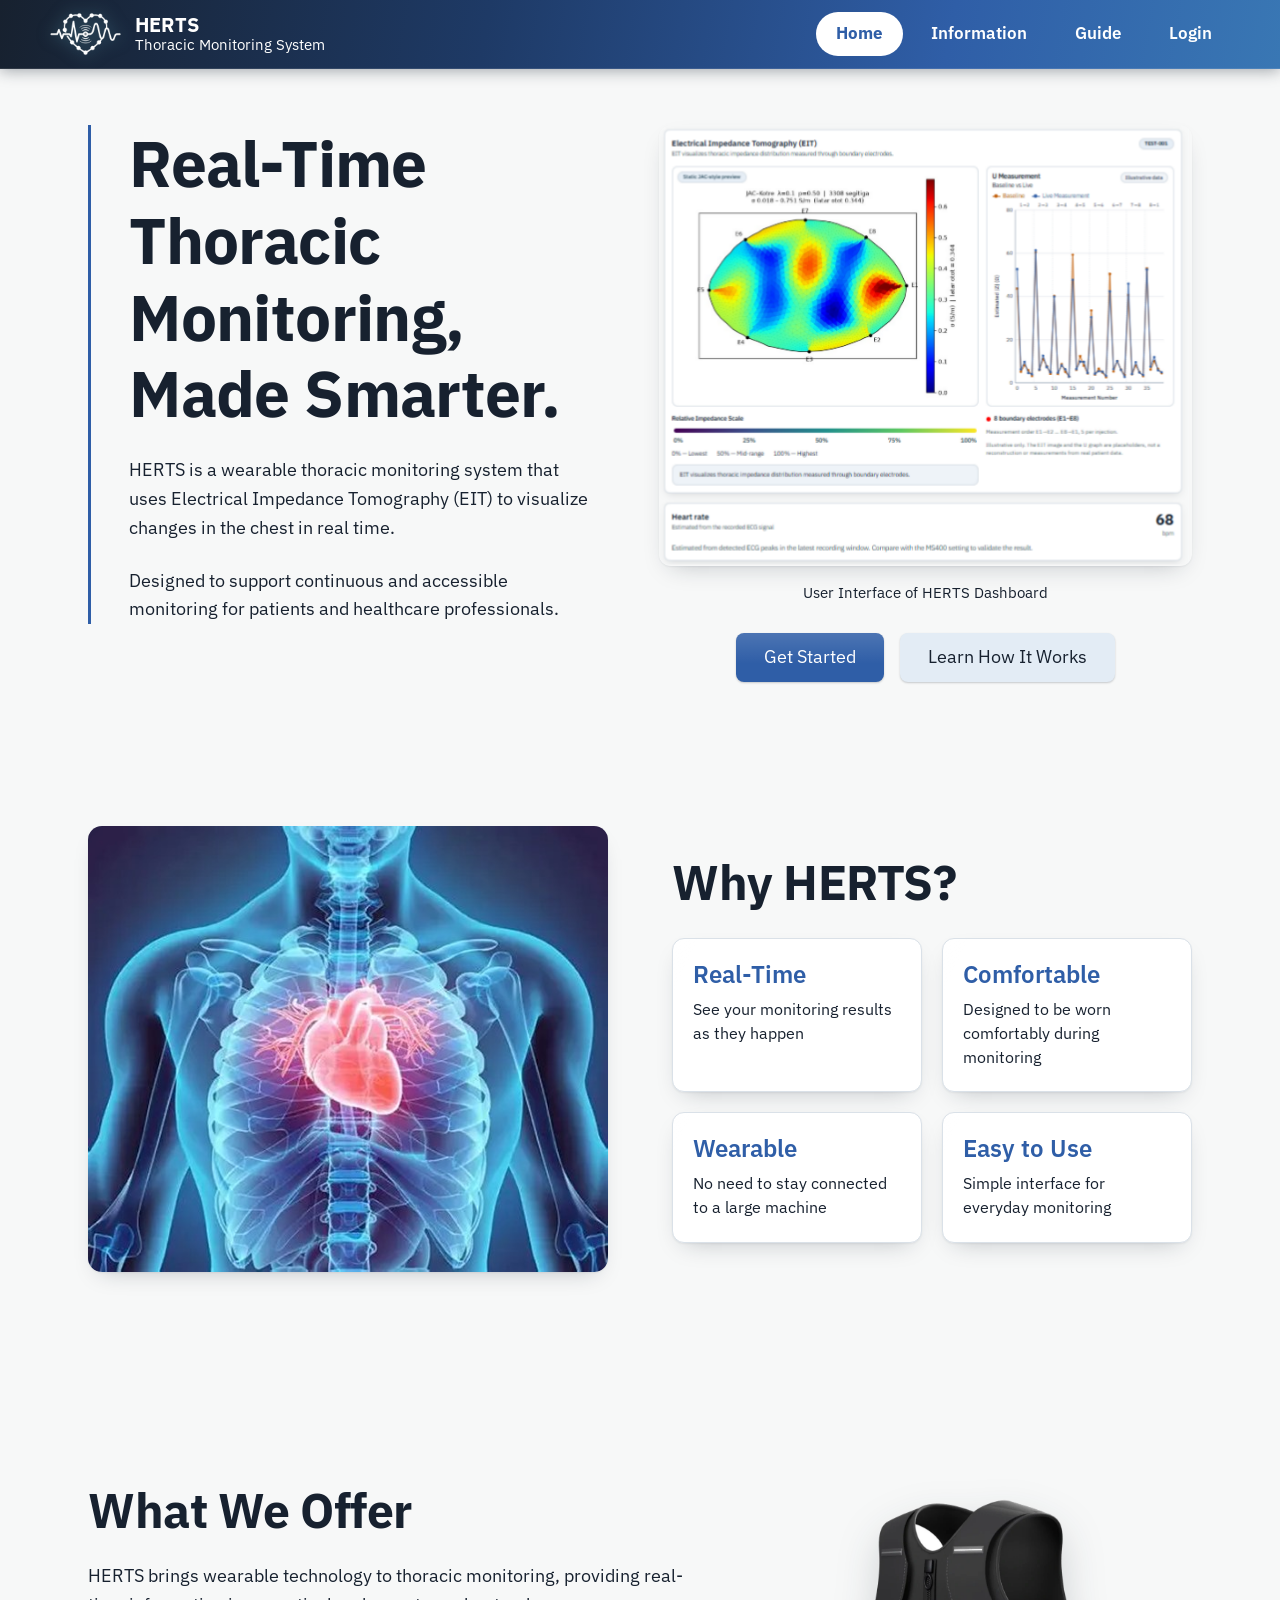
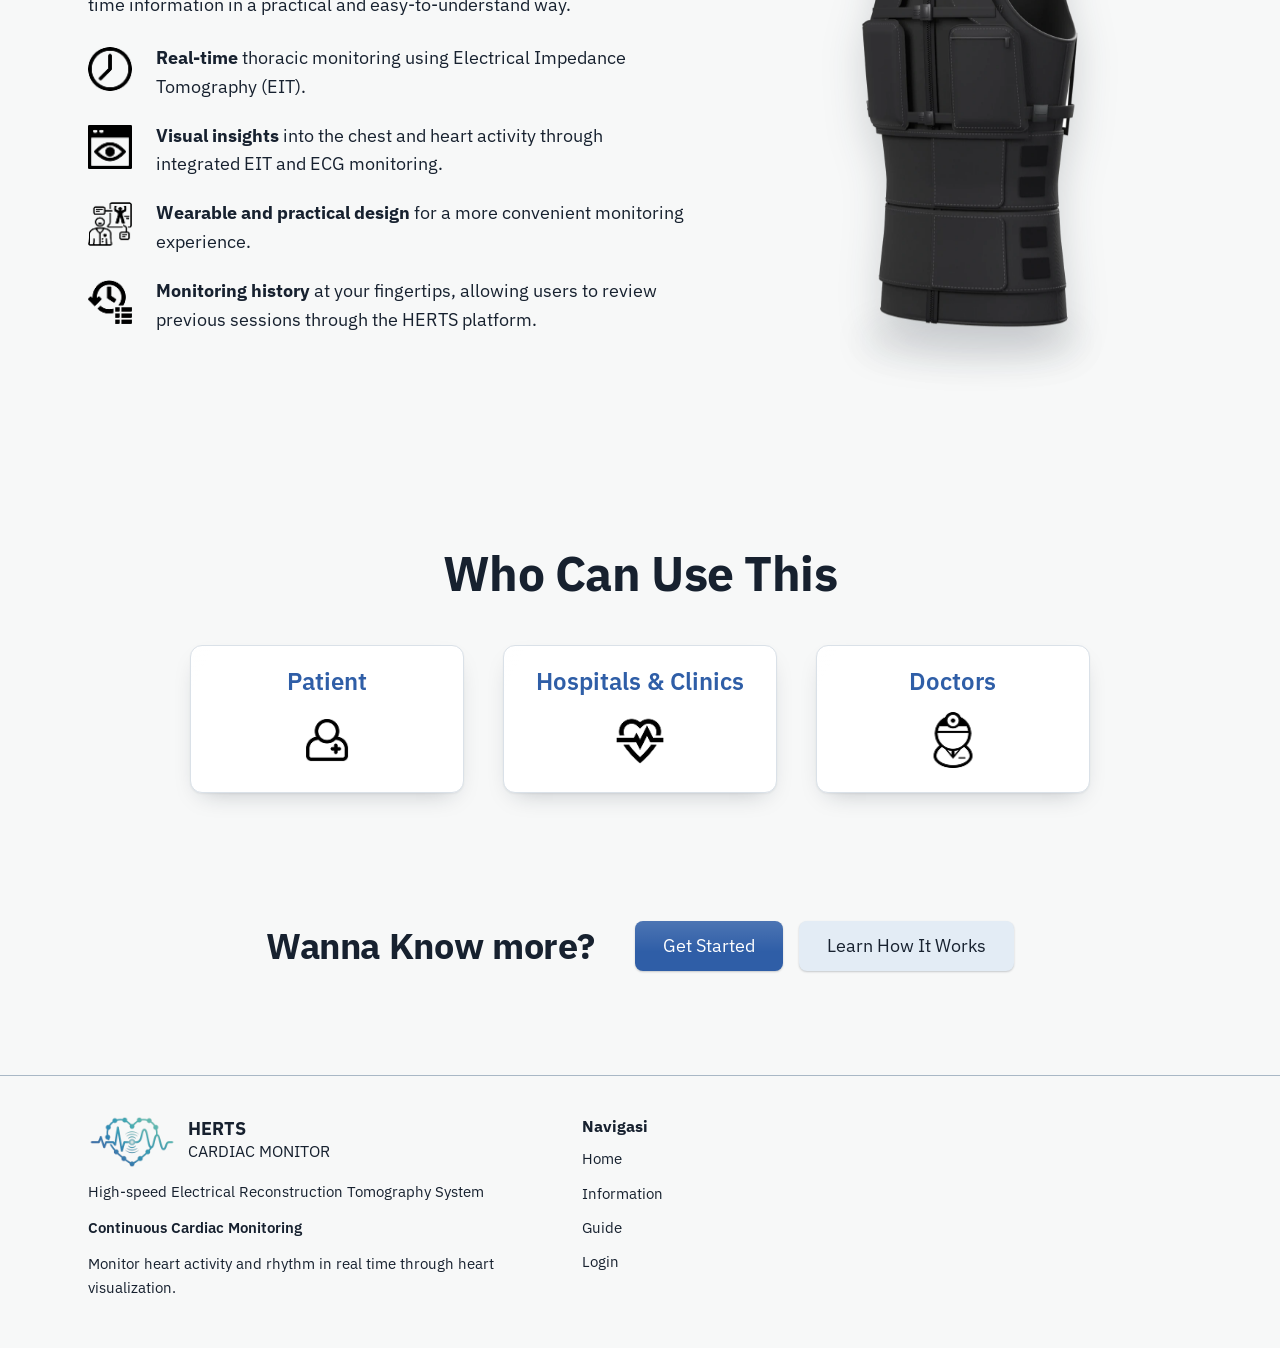
<file: index.html>
<!DOCTYPE html>
<html lang="en">
<head>
<meta charset="utf-8">
<meta name="viewport" content="width=device-width, initial-scale=1">
<title>HERTS — Real-Time Thoracic Monitoring, Made Smarter</title>
<meta name="description" content="HERTS is a wearable thoracic monitoring system that uses Electrical Impedance Tomography (EIT) to visualize changes in the chest in real time.">
<link rel="preconnect" href="https://fonts.googleapis.com">
<link rel="preconnect" href="https://fonts.gstatic.com" crossorigin>
<link href="https://fonts.googleapis.com/css2?family=IBM+Plex+Sans:wght@400;500;600;700&display=swap" rel="stylesheet">
<style>
/* ---------- Design tokens (colors taken from the approved design) ---------- */
:root{
  --brand:#2F5EA7;        /* primary blue: actions, links, sub-headings */
  --brand-dark:#234A86;   /* hover */
  --ink:#17212F;          /* body text and headings: instrument navy */
  --bg:#F7F8F8;           /* page background */
  --card:#FFFFFF;         /* card surface */
  --card-line:#DAE1E8;    /* card border */
  --pill:#E3ECF5;         /* secondary button */
  --line:#A9B8C6;         /* dividers */
  --white:#fff;
  --navy-2:#223A5C;
  --header-bg:linear-gradient(100deg,#17212F 0%,#1E3A66 38%,#2F5EA7 74%,#3977B4 100%);   /* navy → blue */

  --fs-body:clamp(1rem,.95rem + .25vw,1.125rem);     /* 16–18px */
  --fs-small:.9375rem;                                /* 15px */
  --fs-h1:clamp(2.25rem,1.4rem + 3.6vw,4rem);
  --fs-h2:clamp(1.875rem,1.3rem + 2.4vw,3rem);
  --fs-h3:clamp(1.25rem,1.1rem + .6vw,1.5rem);
  --shadow:0 1px 2px rgba(23,33,47,.06), 0 10px 24px -12px rgba(23,33,47,.28);
  --maxw:1200px;
  --gutter:clamp(1.25rem,4vw,3rem);
}
*,*::before,*::after{box-sizing:border-box}
html{scroll-behavior:smooth;-webkit-text-size-adjust:100%}
body{margin:0;background:var(--bg);color:var(--ink);font-family:'IBM Plex Sans',system-ui,-apple-system,'Segoe UI',Roboto,sans-serif;font-size:var(--fs-body);line-height:1.6}
img{max-width:100%;height:auto;display:block}
a{color:inherit}
h1,h2,h3,p{margin:0}
.wrap{max-width:var(--maxw);margin-inline:auto;padding-inline:var(--gutter)}
:focus-visible{outline:3px solid var(--ink);outline-offset:3px;border-radius:6px}
.skip{position:absolute;left:-999px;top:0;background:#fff;color:var(--brand);padding:.5rem 1rem;z-index:20}
.skip:focus{left:1rem;top:1rem}

/* ---------- Header ---------- */
.site-header{background:var(--header-bg);color:#fff;position:sticky;top:0;z-index:10;border-bottom:1px solid rgba(255,255,255,.1);box-shadow:0 2px 14px rgba(23,33,47,.38)}
.bar{display:flex;align-items:center;justify-content:space-between;gap:1rem;min-height:68px;padding-inline:var(--gutter);max-width:1440px;margin-inline:auto}
.brand{display:flex;align-items:center;gap:.75rem;text-decoration:none;color:#fff}
.brand img{height:44px;width:auto;filter:drop-shadow(0 0 8px rgba(107,187,206,.5))}
.brand b{display:block;font-size:1.25rem;line-height:1.1;font-weight:700;letter-spacing:.02em}
.brand span{display:block;font-size:var(--fs-small);font-weight:400;line-height:1.2}
.nav{display:flex;align-items:center;gap:.5rem}
.nav a{color:#fff;text-decoration:none;font-weight:600;font-size:1.0625rem;padding:.5rem 1.25rem;border-radius:999px;min-height:44px;display:inline-flex;align-items:center;transition:background .15s}
.nav a:hover{background:rgba(255,255,255,.2)}
.nav a[aria-current="page"]{background:#fff;color:var(--brand);font-weight:700}
.nav a:focus-visible{outline-color:#fff}
.menu-btn{display:none;background:transparent;border:2px solid #fff;color:#fff;border-radius:8px;width:48px;height:44px;cursor:pointer;padding:0}
.menu-btn span,.menu-btn span::before,.menu-btn span::after{display:block;width:22px;height:2px;background:#fff;margin:auto;position:relative;content:""}
.menu-btn span::before{position:absolute;top:-7px;left:0}.menu-btn span::after{position:absolute;top:7px;left:0}
.menu-btn:focus-visible{outline-color:#fff}

/* ---------- Buttons ---------- */
.btn{display:inline-flex;align-items:center;justify-content:center;min-height:48px;padding:.65rem 1.75rem;border-radius:8px;font:600 1.0625rem/1.2 inherit;font-family:inherit;text-decoration:none;box-shadow:0 1px 2px rgba(23,33,47,.22);transition:background .15s,transform .1s;cursor:pointer;border:0}
.btn-primary{background:var(--brand);background-image:linear-gradient(180deg,rgba(255,255,255,.14),rgba(255,255,255,0) 62%);color:#fff}
.btn-primary:hover{background:var(--brand-dark);background-image:none}
.btn-secondary{background:var(--pill);color:var(--ink)}
.btn-secondary:hover{background:#D2DFEC}
.btn:active{transform:translateY(1px)}
.btns{display:flex;flex-wrap:wrap;gap:1rem}

/* ---------- Sections ---------- */
section{padding-block:clamp(2.5rem,6vw,4.5rem)}
h1{font-size:var(--fs-h1);line-height:1.2;font-weight:700;color:var(--ink);letter-spacing:-.01em}
h2{font-size:var(--fs-h2);line-height:1.15;font-weight:700;color:var(--ink);letter-spacing:-.01em}
h3{font-size:var(--fs-h3);line-height:1.25;font-weight:600;color:var(--brand)}

/* Hero */
.hero{padding-top:clamp(2rem,5vw,3.5rem)}
.hero-grid{display:grid;grid-template-columns:minmax(0,1fr) minmax(0,1.05fr);gap:clamp(2rem,5vw,4rem);align-items:start}
.hero-copy{border-left:3px solid var(--brand);padding-left:clamp(1.25rem,3vw,2.5rem);display:grid;gap:1.5rem;max-width:34rem}
.hero-copy p{max-width:32rem}
.hero-visual{display:grid;gap:1rem;justify-items:center}
.hero-visual figure{margin:0;width:100%}
.hero-visual img{width:100%;border-radius:12px;box-shadow:var(--shadow)}
.hero-visual figcaption{text-align:center;font-size:var(--fs-small);margin-top:.9rem}
.hero-visual .btns{justify-content:center;margin-top:.75rem}

/* Why HERTS */
.why-grid{display:grid;grid-template-columns:minmax(0,1fr) minmax(0,1fr);gap:clamp(2rem,5vw,4rem);align-items:center}
.why-img img{width:100%;aspect-ratio:572/490;object-fit:cover;border-radius:14px;box-shadow:var(--shadow)}
.why-copy{display:grid;gap:1.75rem}
.cards-2{display:grid;grid-template-columns:repeat(2,minmax(0,1fr));gap:1.25rem}
.feature{background:var(--card);border:1px solid var(--card-line);border-radius:12px;padding:1.25rem 1.25rem 1.4rem;box-shadow:var(--shadow);display:grid;gap:.5rem;align-content:start}
.feature p{font-size:1rem;line-height:1.5}

/* What We Offer */
.offer-grid{display:grid;grid-template-columns:minmax(0,1.15fr) minmax(0,.85fr);gap:clamp(2rem,5vw,4rem);align-items:center}
.offer-copy{display:grid;gap:1.5rem}
.offer-list{list-style:none;margin:0;padding:0;display:grid;gap:1.25rem}
.offer-list li{display:grid;grid-template-columns:52px 1fr;gap:1rem;align-items:start}
.offer-list img{width:44px;height:44px;object-fit:contain;margin-top:.2rem}
.offer-list strong{font-weight:700}
.vest{display:grid;place-items:center}
.vest img{width:min(100%,440px);aspect-ratio:1;object-fit:contain}

/* Who can use */
.who{text-align:center}
.who h2{margin-bottom:clamp(1.75rem,4vw,2.75rem)}
.cards-3{display:grid;grid-template-columns:repeat(3,minmax(0,1fr));gap:clamp(1.25rem,3vw,2.5rem);max-width:900px;margin-inline:auto}
.audience{background:var(--card);border:1px solid var(--card-line);border-radius:12px;box-shadow:var(--shadow);padding:1.25rem 1rem 1.5rem;display:grid;gap:1rem;justify-items:center;align-content:start}
.audience img{width:56px;height:56px;object-fit:contain}

/* CTA */
.cta{padding-block:clamp(2rem,5vw,3.5rem)}
.cta-inner{display:flex;flex-wrap:wrap;align-items:center;justify-content:center;gap:1.5rem 2.5rem}
.cta h2{font-size:clamp(1.625rem,1.2rem + 1.6vw,2.25rem);color:var(--ink)}

/* Footer */
.site-footer{border-top:1px solid var(--line);margin-top:clamp(1.5rem,4vw,3rem);padding-block:2.5rem 3rem;font-size:var(--fs-small)}
.foot-grid{display:grid;grid-template-columns:1.6fr 1fr 1fr;gap:2rem}
.foot-brand{display:grid;gap:.75rem;align-content:start}
.foot-logo{display:flex;align-items:center;gap:.75rem}
.foot-logo img{height:52px;width:auto}
.foot-logo b{display:block;font-size:1.125rem;line-height:1.1;font-weight:700;color:var(--ink)}
.foot-logo span{font-weight:400;font-size:1rem}
.foot-brand strong{font-weight:600}
.foot h3,.foot-col h3{font-size:1rem;font-weight:700;color:var(--ink);margin-bottom:.5rem}
.foot-col ul{list-style:none;margin:0;padding:0;display:grid;gap:.25rem}
.foot-col a{text-decoration:none;display:inline-block;padding:.2rem 0}
.foot-col a:hover{color:var(--brand);text-decoration:underline}
.foot-col p{font-weight:600;overflow-wrap:anywhere}

/* ---------- Subtle homepage motion ---------- */
/* Product and card motion: noticeable, polished, and restrained. */
.vest{position:relative;min-height:clamp(300px,34vw,440px);isolation:isolate}
.vest-rotator{position:relative;width:min(100%,440px);aspect-ratio:3/4;display:grid;place-items:center;overflow:visible;perspective:900px}
.vest-rotator::after{content:"";position:absolute;z-index:-1;left:18%;right:18%;bottom:7%;height:7%;border-radius:50%;background:rgba(23,33,47,.15);filter:blur(18px);transform:scaleX(.82);transition:transform .7s ease,opacity .7s ease;opacity:.6}
.vest-rotator img{grid-area:1/1;width:100%;height:100%;object-fit:contain;filter:drop-shadow(0 18px 20px rgba(23,33,47,.18));opacity:0;transform:translateY(18px) rotateY(-9deg) scale(.94);transition:opacity .65s ease,transform .85s cubic-bezier(.2,.75,.25,1);will-change:transform,opacity}
.vest-rotator img.is-active{opacity:1;transform:translateY(0) rotateY(0) scale(1);animation:vest-float 3.2s ease-in-out .85s infinite}
.vest-rotator:hover img.is-active{animation-play-state:paused;transform:translateY(-8px) rotateY(-4deg) scale(1.035)}
.vest-rotator:hover::after{transform:scaleX(.65);opacity:.4}
@keyframes vest-float{0%,100%{translate:0 0;rotate:0deg}50%{translate:0 -9px;rotate:1deg}}
.feature,.audience{position:relative;overflow:hidden;transition:transform .32s cubic-bezier(.2,.75,.25,1),box-shadow .32s ease,border-color .32s ease;background-image:linear-gradient(115deg,transparent 0%,transparent 38%,rgba(255,255,255,.48) 50%,transparent 62%,transparent 100%);background-size:220% 100%;background-position:120% 0}
.feature:hover,.audience:hover{transform:translateY(-7px) scale(1.018);box-shadow:0 16px 30px -14px rgba(23,33,47,.34);border-color:rgba(47,94,167,.42);background-position:-20% 0}
/* Entrance + gentle idle motion after reveal; content stays visible without JS. */
.motion-ready .feature,.motion-ready .audience{opacity:0;transform:translateY(16px) scale(.975)}
.motion-ready .feature.is-visible,.motion-ready .audience.is-visible{opacity:1;transform:translateY(0) scale(1);transition:opacity .65s ease,transform .65s cubic-bezier(.2,.75,.25,1),box-shadow .32s ease,border-color .32s ease,background-position .7s ease}
.motion-ready .feature.is-visible{animation:card-settle 5.5s ease-in-out 1.2s infinite}
.motion-ready .audience.is-visible{animation:card-settle 5.5s ease-in-out 1.5s infinite}
.feature:nth-child(2),.audience:nth-child(2){transition-delay:.08s;animation-delay:1.45s}
.feature:nth-child(3),.audience:nth-child(3){transition-delay:.16s;animation-delay:1.7s}
.feature:nth-child(4){transition-delay:.24s;animation-delay:1.95s}
.feature:hover,.audience:hover{animation-play-state:paused!important}
@keyframes card-settle{0%,86%,100%{translate:0 0}92%{translate:0 -3px}}
@media (prefers-reduced-motion:reduce){
  .vest-rotator img,.feature,.audience,.motion-ready .feature,.motion-ready .audience{transition:none!important;transform:none!important;animation:none!important;translate:none!important;rotate:none!important}
}

/* ---------- Responsive ---------- */
@media (max-width:960px){
  .hero-grid,.why-grid,.offer-grid{grid-template-columns:1fr}
  .hero-copy{max-width:none}
  .why-img{order:2}
  .vest{order:-1}
  .offer-copy{order:1}
  .foot-grid{grid-template-columns:1fr 1fr}
  .foot-brand{grid-column:1/-1}
}
@media (max-width:760px){
  .menu-btn{display:block}
  .nav{display:none;position:absolute;left:0;right:0;top:100%;background:#17212F;flex-direction:column;align-items:stretch;padding:.5rem var(--gutter) 1rem;gap:.25rem;box-shadow:0 6px 8px rgba(0,0,0,.25)}
  .nav.open{display:flex}
  .nav a{justify-content:flex-start;border-radius:8px}
}
@media (max-width:640px){
  .cards-2{grid-template-columns:1fr}
  .cards-3{grid-template-columns:1fr;max-width:380px}
  .audience{grid-template-columns:auto 1fr;justify-items:start;align-items:center;text-align:left;padding:1rem 1.25rem}
  .audience img{order:-1}
  .foot-grid{grid-template-columns:1fr}
  .btns .btn,.hero-visual .btns .btn{flex:1 1 100%}
  .brand span{display:none}
}
@media (prefers-reduced-motion:reduce){html{scroll-behavior:auto}.btn,.nav a{transition:none}}
</style>
  <link rel="stylesheet" href="assets/mobile-responsive.css">
</head>
<body id="top">
<a class="skip" href="#main">Skip to content</a>

<!-- ============ HEADER ============ -->
<header class="site-header">
  <div class="bar">
    <a class="brand" href="index.html" aria-label="HERTS Thoracic Monitoring System — Home">
      <img src="assets/herts-logo-white.png" alt="" width="132" height="78">
      <div><b>HERTS</b><span>Thoracic Monitoring System</span></div>
    </a>
    <button class="menu-btn" aria-expanded="false" aria-controls="nav" aria-label="Toggle menu"><span></span></button>
    <!-- Home/Information/Guide are connected. TODO: login.html is still a placeholder -->
    <nav class="nav" id="nav" aria-label="Main">
      <a href="index.html" aria-current="page">Home</a>
      <a href="information.html">Information</a>
      <a href="information.html#how-it-works">Guide</a>
      <a href="login.html">Login</a>
    </nav>
  </div>
</header>

<main id="main">

<!-- ============ HERO ============ -->
<section class="hero" aria-labelledby="hero-title">
  <div class="wrap hero-grid">
    <div class="hero-copy">
      <h1 id="hero-title">Real-Time Thoracic Monitoring, Made Smarter.</h1>
      <p>HERTS is a wearable thoracic monitoring system that uses Electrical Impedance Tomography (EIT) to visualize changes in the chest in real time.</p>
      <p>Designed to support continuous and accessible monitoring for patients and healthcare professionals.</p>
    </div>
    <div class="hero-visual">
      <figure>
        <img src="assets/dashboard-preview.png" width="645" height="339" alt="HERTS dashboard preview showing a live EIT chest visualization with a relative impedance scale and current session details">
        <figcaption>User Interface of HERTS Dashboard</figcaption>
      </figure>
      <!-- Get Started -> login.html (placeholder); Learn How It Works -> Information & Guide page -->
      <div class="btns">
        <a class="btn btn-primary" href="login.html">Get Started</a>
        <a class="btn btn-secondary" href="information.html#how-it-works">Learn How It Works</a>
      </div>
    </div>
  </div>
</section>

<!-- ============ WHY HERTS ============ -->
<section aria-labelledby="why-title">
  <div class="wrap why-grid">
    <div class="why-img">
      <img src="assets/thorax.jpg" width="572" height="490" alt="Illustration of a human chest showing the ribcage, spine and heart" loading="lazy">
    </div>
    <div class="why-copy">
      <h2 id="why-title">Why HERTS?</h2>
      <div class="cards-2">
        <article class="feature"><h3>Real-Time</h3><p>See your monitoring results as they happen</p></article>
        <article class="feature"><h3>Comfortable</h3><p>Designed to be worn comfortably during monitoring</p></article>
        <article class="feature"><h3>Wearable</h3><p>No need to stay connected to a large machine</p></article>
        <article class="feature"><h3>Easy to Use</h3><p>Simple interface for everyday monitoring</p></article>
      </div>
    </div>
  </div>
</section>

<!-- ============ WHAT WE OFFER ============ -->
<section aria-labelledby="offer-title">
  <div class="wrap offer-grid">
    <div class="offer-copy">
      <h2 id="offer-title">What We Offer</h2>
      <p>HERTS brings wearable technology to thoracic monitoring, providing real-time information in a practical and easy-to-understand way.</p>
      <ul class="offer-list">
        <li><img src="assets/offer-realtime.png" alt="" loading="lazy"><span><strong>Real-time</strong> thoracic monitoring using Electrical Impedance Tomography (EIT).</span></li>
        <li><img src="assets/offer-insights.png" alt="" loading="lazy"><span><strong>Visual insights</strong> into the chest and heart activity through integrated EIT and ECG monitoring.</span></li>
        <li><img src="assets/offer-wearable.png" alt="" loading="lazy"><span><strong>Wearable and practical design</strong> for a more convenient monitoring experience.</span></li>
        <li><img src="assets/offer-history.png" alt="" loading="lazy"><span><strong>Monitoring history</strong> at your fingertips, allowing users to review previous sessions through the HERTS platform.</span></li>
      </ul>
    </div>
    <div class="vest">
      <div class="vest-rotator" aria-label="HERTS wearable vest shown from multiple angles">
        <img class="is-active" src="assets/vest-angle-1.webp" width="1080" height="1600" alt="HERTS wearable vest, front view" fetchpriority="low">
        <img src="assets/vest-angle-2.webp" width="1080" height="1600" alt="HERTS wearable vest, angled view" loading="lazy">
        <img src="assets/vest-angle-3.webp" width="1080" height="1600" alt="HERTS wearable vest, opposite angled view" loading="lazy">
      </div>
    </div>
  </div>
</section>

<!-- ============ WHO CAN USE THIS ============ -->
<section class="who" aria-labelledby="who-title">
  <div class="wrap">
    <h2 id="who-title">Who Can Use This</h2>
    <div class="cards-3">
      <article class="audience"><h3>Patient</h3><img src="assets/icon-patient.png" width="65" height="65" alt="" loading="lazy"></article>
      <article class="audience"><h3>Hospitals &amp; Clinics</h3><img src="assets/icon-hospital.png" width="67" height="67" alt="" loading="lazy"></article>
      <article class="audience"><h3>Doctors</h3><img src="assets/icon-doctor.png" width="59" height="59" alt="" loading="lazy"></article>
    </div>
  </div>
</section>

<!-- ============ FINAL CTA ============ -->
<section class="cta" aria-labelledby="cta-title">
  <div class="wrap cta-inner">
    <h2 id="cta-title">Wanna Know more?</h2>
    <div class="btns">
      <a class="btn btn-primary" href="login.html">Get Started</a>
      <a class="btn btn-secondary" href="information.html#how-it-works">Learn How It Works</a>
    </div>
  </div>
</section>

</main>

<!-- ============ FOOTER ============ -->
<footer class="site-footer">
  <div class="wrap foot-grid">
    <div class="foot-brand">
      <div class="foot-logo"><img src="assets/herts-logo.png" alt="" width="132" height="78"><div><b>HERTS</b><span>CARDIAC MONITOR</span></div></div>
      <p>High-speed Electrical Reconstruction Tomography System</p>
      <p><strong>Continuous Cardiac Monitoring</strong></p>
      <p>Monitor heart activity and rhythm in real time through heart visualization.</p>
    </div>
    <nav class="foot-col" aria-label="Footer">
      <h3>Navigasi</h3>
      <ul>
        <li><a href="index.html">Home</a></li>
        <li><a href="information.html">Information</a></li>
        <li><a href="information.html#how-it-works">Guide</a></li>
        <li><a href="login.html">Login</a></li>
      </ul>
    </nav>
    <div class="foot-col">
    </div>
  </div>
</footer>

<script>
  // Mobile menu toggle (only JavaScript on the page)
  const btn=document.querySelector('.menu-btn'),nav=document.getElementById('nav');
  const closeMenu=()=>{nav.classList.remove('open');btn.setAttribute('aria-expanded','false')};
  btn.addEventListener('click',()=>{const o=nav.classList.toggle('open');btn.setAttribute('aria-expanded',String(o))});
  nav.addEventListener('click',e=>{if(e.target.closest('a'))closeMenu()});
  document.addEventListener('click',e=>{if(!nav.contains(e.target)&&!btn.contains(e.target))closeMenu()});
  document.addEventListener('keydown',e=>{if(e.key==='Escape')closeMenu()});
  window.addEventListener('resize',()=>{if(window.innerWidth>760)closeMenu()});

  // Rotate through the three supplied vest photos with a restrained cross-fade.
  const vestRotator=document.querySelector('.vest-rotator');
  if(vestRotator){
    const vestFrames=[...vestRotator.querySelectorAll('img')];
    let vestIndex=0,vestTimer;
    const reducedMotion=window.matchMedia('(prefers-reduced-motion: reduce)').matches;
    const showNextVest=()=>{
      vestFrames[vestIndex].classList.remove('is-active');
      vestIndex=(vestIndex+1)%vestFrames.length;
      vestFrames[vestIndex].classList.add('is-active');
    };
    if(!reducedMotion && vestFrames.length>1){
      vestTimer=window.setInterval(showNextVest,2200);
      vestRotator.addEventListener('mouseenter',()=>window.clearInterval(vestTimer));
      vestRotator.addEventListener('mouseleave',()=>{window.clearInterval(vestTimer);vestTimer=window.setInterval(showNextVest,2200)});
      document.addEventListener('visibilitychange',()=>{
        window.clearInterval(vestTimer);
        if(!document.hidden) vestTimer=window.setInterval(showNextVest,2200);
      });
    }
  }

  // Reveal feature and audience cards gently as they enter the viewport.
  const motionCards=[...document.querySelectorAll('.feature,.audience')];
  if(!window.matchMedia('(prefers-reduced-motion: reduce)').matches && 'IntersectionObserver' in window){
    document.documentElement.classList.add('motion-ready');
    const cardObserver=new IntersectionObserver(entries=>{
      entries.forEach(entry=>{
        if(entry.isIntersecting){entry.target.classList.add('is-visible');cardObserver.unobserve(entry.target)}
      });
    },{threshold:0.14});
    motionCards.forEach(card=>cardObserver.observe(card));
  }
</script>
</body>
</html>
</file>
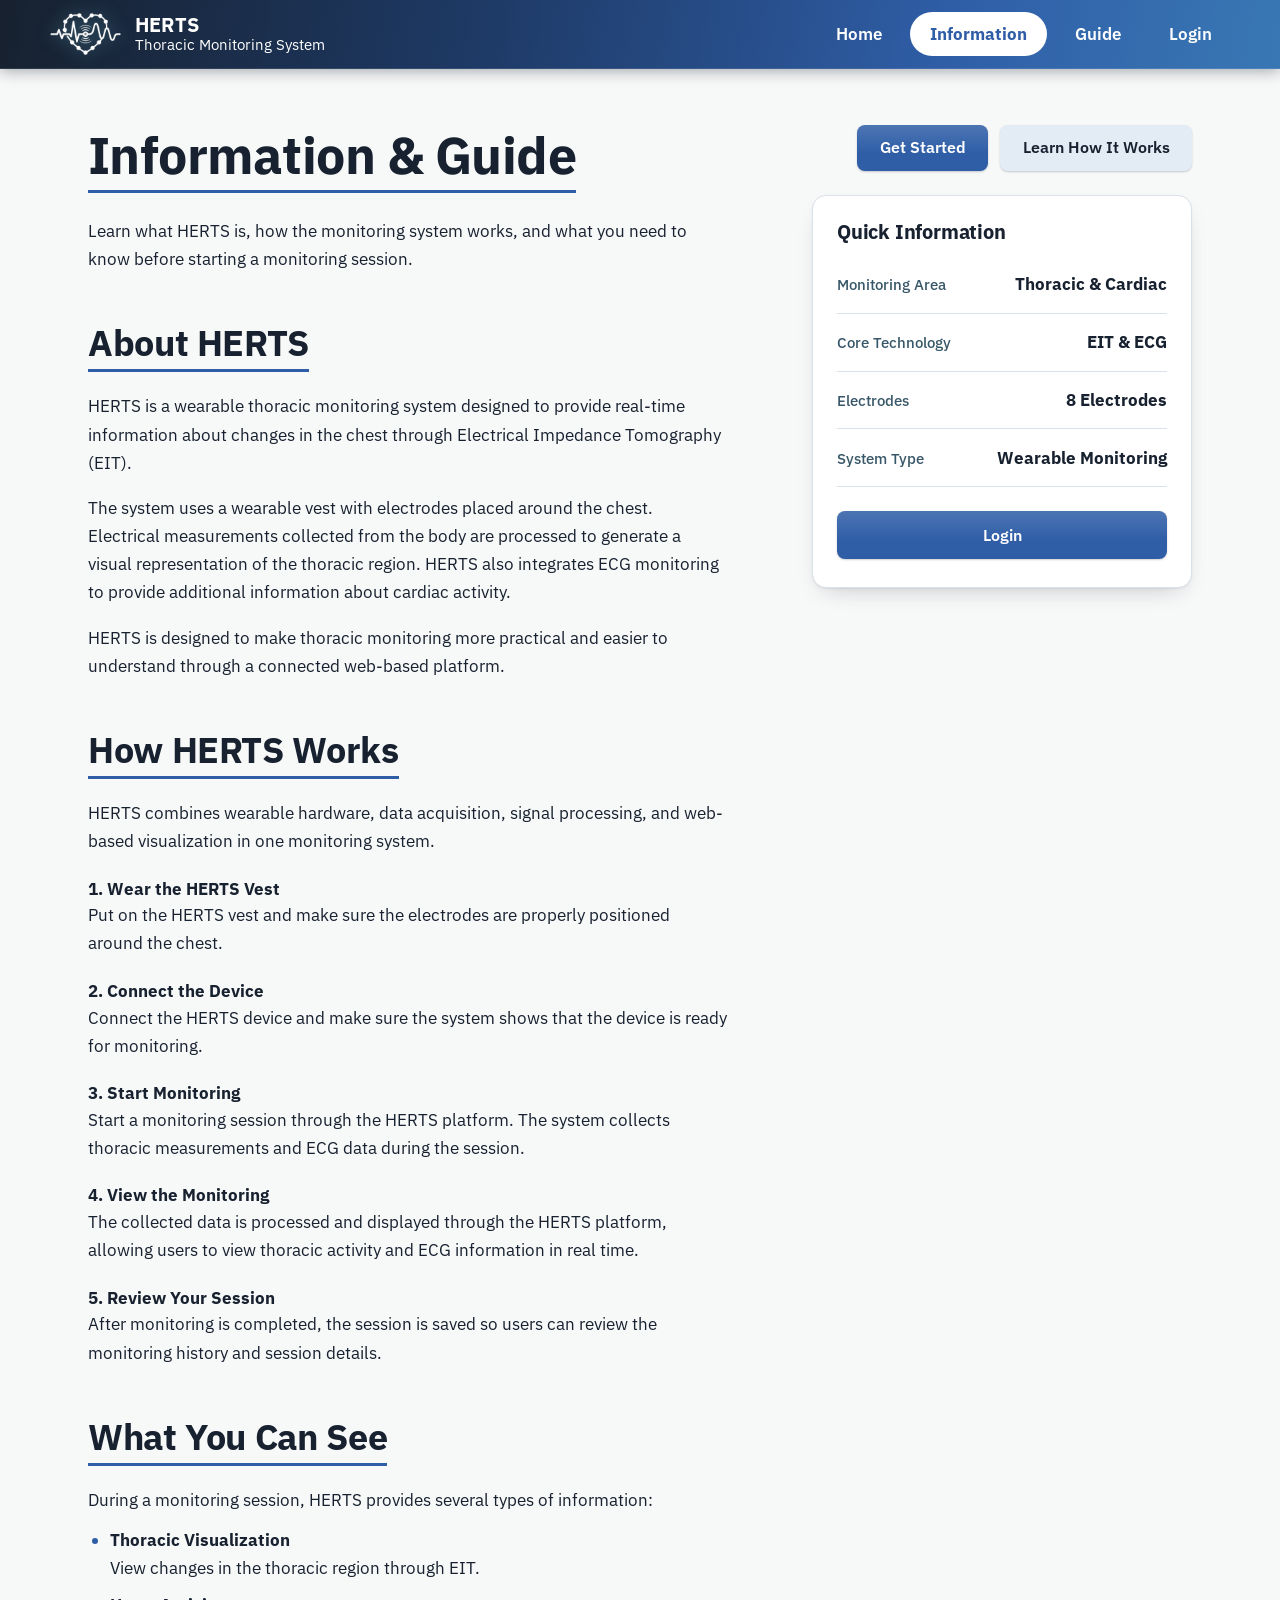
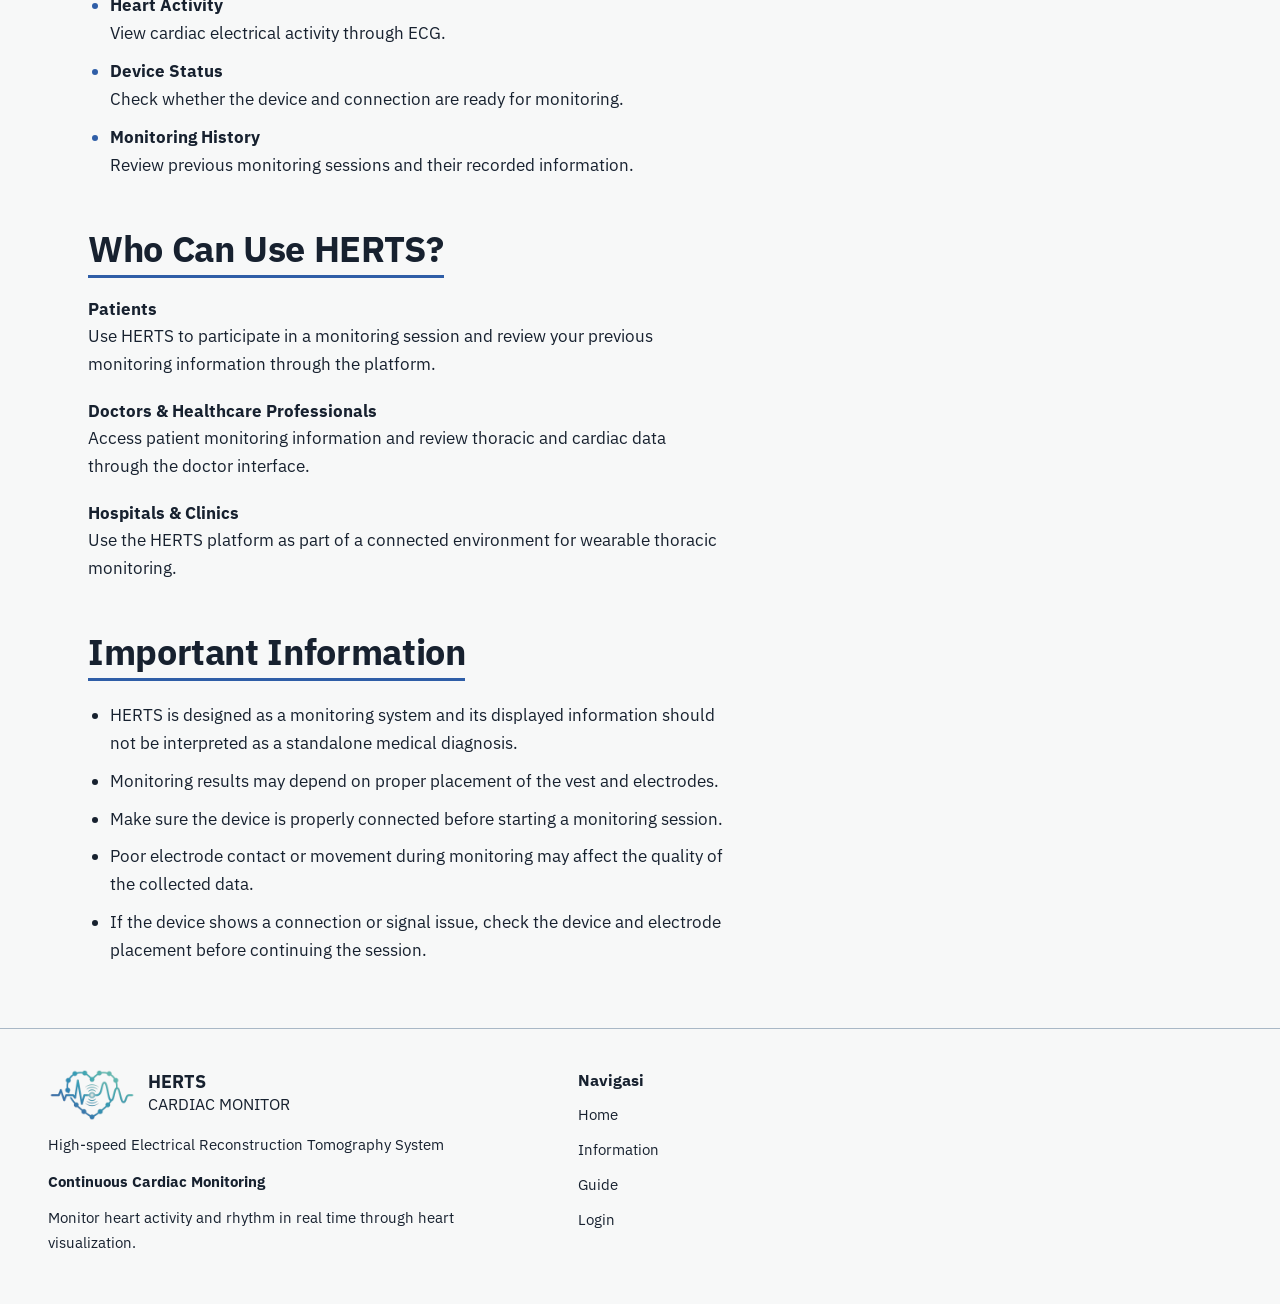
<file: information.html>
<!DOCTYPE html>
<html lang="en">
<head>
<meta charset="utf-8">
<meta name="viewport" content="width=device-width, initial-scale=1">
<title>Information &amp; Guide — HERTS</title>
<meta name="description" content="Learn what HERTS is, how the monitoring system works, and what you need to know before starting a monitoring session.">
<link rel="preconnect" href="https://fonts.googleapis.com">
<link rel="preconnect" href="https://fonts.gstatic.com" crossorigin>
<link href="https://fonts.googleapis.com/css2?family=IBM+Plex+Sans:wght@400;500;600;700&display=swap" rel="stylesheet">
<style>
:root{
  --brand:#2F5EA7;       /* primary blue */
  --ink:#17212F;         /* body text and headings: instrument navy */
  --bg:#F7F8F8;
  --white:#FFFFFF;
  --navy:#17212F;
  --gray:#E3ECF5;        /* secondary button */
  --neutral:#FFFFFF;     /* card surface */
  --slate:#385768;
  --line:#A9B8C6;        /* dividers */
  --card-line:#DAE1E8;
  --header-bg:linear-gradient(100deg,#17212F 0%,#1E3A66 38%,#2F5EA7 74%,#3977B4 100%);   /* navy → blue */

  --fs-body:clamp(1rem,.95rem + .25vw,1.0625rem);   /* 16–17px */
  --fs-small:.9375rem;
  --fs-h1:clamp(2.25rem,1.6rem + 2.8vw,3.25rem);
  --fs-h2:clamp(1.875rem,1.55rem + 1.2vw,2.25rem);  /* 30–36px */
  --fs-h3:1.0625rem;
  --maxw:1200px;
  --gutter:clamp(1.25rem,4vw,3rem);
}
*,*::before,*::after{box-sizing:border-box}
html{scroll-behavior:smooth;-webkit-text-size-adjust:100%}
body{margin:0;background:var(--bg);color:var(--ink);font-family:'IBM Plex Sans',system-ui,-apple-system,'Segoe UI',Roboto,sans-serif;font-size:var(--fs-body);line-height:1.65}
h1,h2,h3,p,ul,ol{margin:0}
a{color:inherit}
:focus-visible{outline:3px solid var(--navy);outline-offset:3px;border-radius:6px}
.skip{position:absolute;left:-999px;top:0;background:var(--white);color:var(--brand);padding:.5rem 1rem;z-index:30}
.skip:focus{left:1rem;top:1rem}

/* ---------- Navigation ---------- */
.site-header{background:var(--header-bg);color:var(--white);position:sticky;top:0;z-index:20;border-bottom:1px solid rgba(255,255,255,.1);box-shadow:0 2px 14px rgba(23,33,47,.38)}
.bar{display:flex;align-items:center;justify-content:space-between;gap:1rem;min-height:68px;padding-inline:var(--gutter);max-width:1440px;margin-inline:auto}
.brand{display:flex;align-items:center;gap:.75rem;text-decoration:none;color:var(--white)}
.brand img{height:44px;width:auto;filter:drop-shadow(0 0 8px rgba(107,187,206,.5))}
.brand b{display:block;font-size:1.25rem;line-height:1.1;font-weight:700;letter-spacing:.02em}
.brand span{display:block;font-size:var(--fs-small);line-height:1.2}
.nav{display:flex;align-items:center;gap:.5rem}
.nav a{color:var(--white);text-decoration:none;font-weight:600;font-size:1.0625rem;padding:.5rem 1.25rem;border-radius:999px;min-height:44px;display:inline-flex;align-items:center;transition:background .15s}
.nav a:hover{background:rgba(255,255,255,.2)}
.nav a[aria-current="page"]{background:var(--white);color:var(--brand);font-weight:700}
.nav a:focus-visible{outline-color:var(--white)}
.menu-btn{display:none;background:transparent;border:2px solid var(--white);border-radius:8px;width:48px;height:44px;cursor:pointer;padding:0;position:relative}
.menu-btn span,.menu-btn span::before,.menu-btn span::after{display:block;width:22px;height:2px;background:var(--white);content:"";position:absolute;left:50%;margin-left:-11px}
.menu-btn span{top:50%;margin-top:-1px}.menu-btn span::before{top:-7px;margin-left:0;left:0}.menu-btn span::after{top:7px;margin-left:0;left:0}
.menu-btn:focus-visible{outline-color:var(--white)}

/* ---------- Layout ---------- */
.page{max-width:var(--maxw);margin-inline:auto;padding:clamp(2rem,5vw,3.5rem) var(--gutter) clamp(2.5rem,6vw,4rem);display:grid;grid-template-columns:minmax(0,1fr) 380px;grid-template-areas:"head side" "main side";column-gap:clamp(2rem,6vw,5rem);align-items:start}
.head{grid-area:head}
.main{grid-area:main}
.side{grid-area:side;position:sticky;top:92px;display:grid;gap:1.5rem}
.head p.lead,.main p,.main li{max-width:40rem}

h1{font-size:var(--fs-h1);line-height:1.15;font-weight:700;color:var(--ink);letter-spacing:-.01em;display:inline-block;border-bottom:3px solid var(--brand);padding-bottom:.35rem;margin-bottom:1.5rem}
h2{font-size:var(--fs-h2);line-height:1.2;font-weight:700;color:var(--ink);letter-spacing:-.01em;display:inline-block;border-bottom:3px solid var(--brand);padding-bottom:.3rem;margin-bottom:1.25rem}
section{margin-top:clamp(2rem,4.5vw,3rem);scroll-margin-top:92px}
section>p+p{margin-top:1.1rem}
h3{font-size:var(--fs-h3);line-height:1.4;font-weight:700;color:var(--ink)}

.steps{list-style:none;padding:0;counter-reset:s;display:grid;gap:1.4rem;margin-top:1.4rem}
.steps li{counter-increment:s}
.steps h3::before{content:counter(s) ". "}
.blocks{display:grid;gap:1.4rem}
.bullets{margin-top:.75rem;padding-left:1.4rem;display:grid;gap:.6rem}
.bullets li::marker{color:var(--brand)}
.bullets strong{display:block;font-weight:700}
.notes{padding-left:1.4rem;display:grid;gap:.6rem}

/* ---------- Sidebar ---------- */
.btns{display:flex;flex-wrap:wrap;gap:.75rem;justify-content:flex-end}
.btn{display:inline-flex;align-items:center;justify-content:center;min-height:46px;padding:.6rem 1.4rem;border-radius:8px;border:0;font:600 1rem/1.2 'IBM Plex Sans',system-ui,sans-serif;text-decoration:none;cursor:pointer;box-shadow:0 1px 2px rgba(23,33,47,.22);transition:background .15s,transform .1s}
.btn-primary{background:var(--brand);background-image:linear-gradient(180deg,rgba(255,255,255,.14),rgba(255,255,255,0) 62%);color:var(--white)}
.btn-primary:hover{background:#234A86;background-image:none}
.btn-secondary{background:var(--gray);color:var(--ink)}
.btn-secondary:hover{background:#D2DFEC}
.btn:active{transform:translateY(1px)}
.card{background:var(--neutral);border:1px solid var(--card-line);border-radius:14px;padding:1.5rem 1.5rem 1.75rem;box-shadow:0 1px 2px rgba(23,33,47,.06), 0 10px 24px -12px rgba(23,33,47,.28)}
.card h2{font-size:1.25rem;color:var(--navy);border:0;padding:0;margin:0 0 .75rem;display:block}
.qi{margin:0 0 1.5rem}
.qi div{display:flex;justify-content:space-between;align-items:baseline;gap:1rem;padding:.9rem 0;border-bottom:1px solid var(--card-line)}
.qi dt{font-size:var(--fs-small);color:var(--slate);font-weight:500}
.qi dd{margin:0;font-weight:700;color:var(--navy);text-align:right}
.card .btn{width:100%;min-height:48px}

/* ---------- Footer ---------- */
.site-footer{border-top:1px solid var(--line);padding:2.5rem var(--gutter) 3rem;font-size:var(--fs-small)}
.foot{max-width:var(--maxw);margin-inline:auto;display:grid;grid-template-columns:1.6fr 1fr 1fr;gap:2rem}
.foot-brand{display:grid;gap:.75rem;align-content:start}
.foot-logo{display:flex;align-items:center;gap:.75rem}
.foot-logo img{height:52px;width:auto}
.foot-logo b{display:block;font-size:1.125rem;line-height:1.1}
.foot-logo span{font-size:1rem}
.foot h3{font-size:1rem;margin-bottom:.5rem}
.foot ul{list-style:none;margin:0;padding:0;display:grid;gap:.25rem}
.foot a{text-decoration:none;display:inline-block;padding:.2rem 0}
.foot a:hover{color:var(--brand);text-decoration:underline}
.foot .mail{font-weight:600;overflow-wrap:anywhere}

/* ---------- Responsive ---------- */
@media (max-width:960px){
  .page{grid-template-columns:1fr;grid-template-areas:"head" "side" "main"}
  .side{position:static;margin-top:2rem}
  .btns{justify-content:flex-start}
  .head p.lead,.main p,.main li{max-width:none}
  .foot{grid-template-columns:1fr 1fr}.foot-brand{grid-column:1/-1}
}
@media (max-width:760px){
  .menu-btn{display:block}
  .nav{display:none;position:absolute;left:0;right:0;top:100%;background:#17212F;flex-direction:column;align-items:stretch;padding:.5rem var(--gutter) 1rem;gap:.25rem;box-shadow:0 6px 8px rgba(0,0,0,.25)}
  .nav.open{display:flex}
  .nav a{border-radius:8px;justify-content:flex-start}
}
@media (max-width:560px){
  .btns .btn{flex:1 1 100%}
  .brand span{display:none}
  .foot{grid-template-columns:1fr}
  .qi div{flex-wrap:wrap}
}
@media (prefers-reduced-motion:reduce){html{scroll-behavior:auto}.btn,.nav a{transition:none}}
</style>
  <link rel="stylesheet" href="assets/mobile-responsive.css">
</head>
<body>
<a class="skip" href="#content">Skip to content</a>

<header class="site-header">
  <div class="bar">
    <a class="brand" href="index.html" aria-label="HERTS Thoracic Monitoring System — Home">
      <img src="assets/herts-logo-white.png" alt="" width="132" height="78">
      <div><b>HERTS</b><span>Thoracic Monitoring System</span></div>
    </a>
    <button class="menu-btn" aria-expanded="false" aria-controls="nav" aria-label="Toggle menu"><span></span></button>
    <!-- PLACEHOLDER LINKS: index.html and login.html are separate pages to be integrated later.
         "Guide" scrolls to the guide section of this page. -->
    <nav class="nav" id="nav" aria-label="Main">
      <a href="index.html">Home</a>
      <a href="information.html" aria-current="page">Information</a>
      <a href="#how-it-works">Guide</a>
      <a href="login.html">Login</a>
    </nav>
  </div>
</header>

<div class="page" id="content">

  <div class="head">
    <h1>Information &amp; Guide</h1>
    <p class="lead">Learn what HERTS is, how the monitoring system works, and what you need to know before starting a monitoring session.</p>
  </div>

  <aside class="side" aria-label="Quick information">
    <div class="btns">
      <!-- PLACEHOLDER: replace login.html with the login / role-selection page -->
      <a class="btn btn-primary" href="login.html">Get Started</a>
      <a class="btn btn-secondary" href="#how-it-works">Learn How It Works</a>
    </div>
    <div class="card">
      <h2>Quick Information</h2>
      <dl class="qi">
        <div><dt>Monitoring Area</dt><dd>Thoracic &amp; Cardiac</dd></div>
        <div><dt>Core Technology</dt><dd>EIT &amp; ECG</dd></div>
        <div><dt>Electrodes</dt><dd>8 Electrodes</dd></div>
        <div><dt>System Type</dt><dd>Wearable Monitoring</dd></div>
      </dl>
      <a class="btn btn-primary" href="login.html">Login</a>
    </div>
  </aside>

  <main class="main">

    <section id="about" aria-labelledby="about-t">
      <h2 id="about-t">About HERTS</h2>
      <p>HERTS is a wearable thoracic monitoring system designed to provide real-time information about changes in the chest through Electrical Impedance Tomography (EIT).</p>
      <p>The system uses a wearable vest with electrodes placed around the chest. Electrical measurements collected from the body are processed to generate a visual representation of the thoracic region. HERTS also integrates ECG monitoring to provide additional information about cardiac activity.</p>
      <p>HERTS is designed to make thoracic monitoring more practical and easier to understand through a connected web-based platform.</p>
    </section>

    <section id="how-it-works" aria-labelledby="how-t">
      <h2 id="how-t">How HERTS Works</h2>
      <p>HERTS combines wearable hardware, data acquisition, signal processing, and web-based visualization in one monitoring system.</p>
      <ol class="steps">
        <li><h3>Wear the HERTS Vest</h3><p>Put on the HERTS vest and make sure the electrodes are properly positioned around the chest.</p></li>
        <li><h3>Connect the Device</h3><p>Connect the HERTS device and make sure the system shows that the device is ready for monitoring.</p></li>
        <li><h3>Start Monitoring</h3><p>Start a monitoring session through the HERTS platform. The system collects thoracic measurements and ECG data during the session.</p></li>
        <li><h3>View the Monitoring</h3><p>The collected data is processed and displayed through the HERTS platform, allowing users to view thoracic activity and ECG information in real time.</p></li>
        <li><h3>Review Your Session</h3><p>After monitoring is completed, the session is saved so users can review the monitoring history and session details.</p></li>
      </ol>
    </section>

    <section id="what-you-can-see" aria-labelledby="see-t">
      <h2 id="see-t">What You Can See</h2>
      <p>During a monitoring session, HERTS provides several types of information:</p>
      <ul class="bullets">
        <li><strong>Thoracic Visualization</strong>View changes in the thoracic region through EIT.</li>
        <li><strong>Heart Activity</strong>View cardiac electrical activity through ECG.</li>
        <li><strong>Device Status</strong>Check whether the device and connection are ready for monitoring.</li>
        <li><strong>Monitoring History</strong>Review previous monitoring sessions and their recorded information.</li>
      </ul>
    </section>

    <section id="who" aria-labelledby="who-t">
      <h2 id="who-t">Who Can Use HERTS?</h2>
      <div class="blocks">
        <div><h3>Patients</h3><p>Use HERTS to participate in a monitoring session and review your previous monitoring information through the platform.</p></div>
        <div><h3>Doctors &amp; Healthcare Professionals</h3><p>Access patient monitoring information and review thoracic and cardiac data through the doctor interface.</p></div>
        <div><h3>Hospitals &amp; Clinics</h3><p>Use the HERTS platform as part of a connected environment for wearable thoracic monitoring.</p></div>
      </div>
    </section>

    <section id="important" aria-labelledby="imp-t">
      <h2 id="imp-t">Important Information</h2>
      <ul class="notes">
        <li>HERTS is designed as a monitoring system and its displayed information should not be interpreted as a standalone medical diagnosis.</li>
        <li>Monitoring results may depend on proper placement of the vest and electrodes.</li>
        <li>Make sure the device is properly connected before starting a monitoring session.</li>
        <li>Poor electrode contact or movement during monitoring may affect the quality of the collected data.</li>
        <li>If the device shows a connection or signal issue, check the device and electrode placement before continuing the session.</li>
      </ul>
    </section>

  </main>
</div>

<footer class="site-footer">
  <div class="foot">
    <div class="foot-brand">
      <div class="foot-logo"><img src="assets/herts-logo.png" alt="" width="132" height="78"><div><b>HERTS</b><span>CARDIAC MONITOR</span></div></div>
      <p>High-speed Electrical Reconstruction Tomography System</p>
      <p><strong>Continuous Cardiac Monitoring</strong></p>
      <p>Monitor heart activity and rhythm in real time through heart visualization.</p>
    </div>
    <nav aria-label="Footer">
      <h3>Navigasi</h3>
      <ul>
        <li><a href="index.html">Home</a></li>
        <li><a href="information.html">Information</a></li>
        <li><a href="#how-it-works">Guide</a></li>
        <li><a href="login.html">Login</a></li>
      </ul>
    </nav>
    <div>
    </div>
  </div>
</footer>

<script>
  // Mobile menu toggle (the only JavaScript on the page)
  const btn=document.querySelector('.menu-btn'),nav=document.getElementById('nav');
  btn.addEventListener('click',()=>{const o=nav.classList.toggle('open');btn.setAttribute('aria-expanded',o)});
  nav.addEventListener('click',e=>{if(e.target.closest('a')){nav.classList.remove('open');btn.setAttribute('aria-expanded','false')}});
</script>
</body>
</html>
</file>
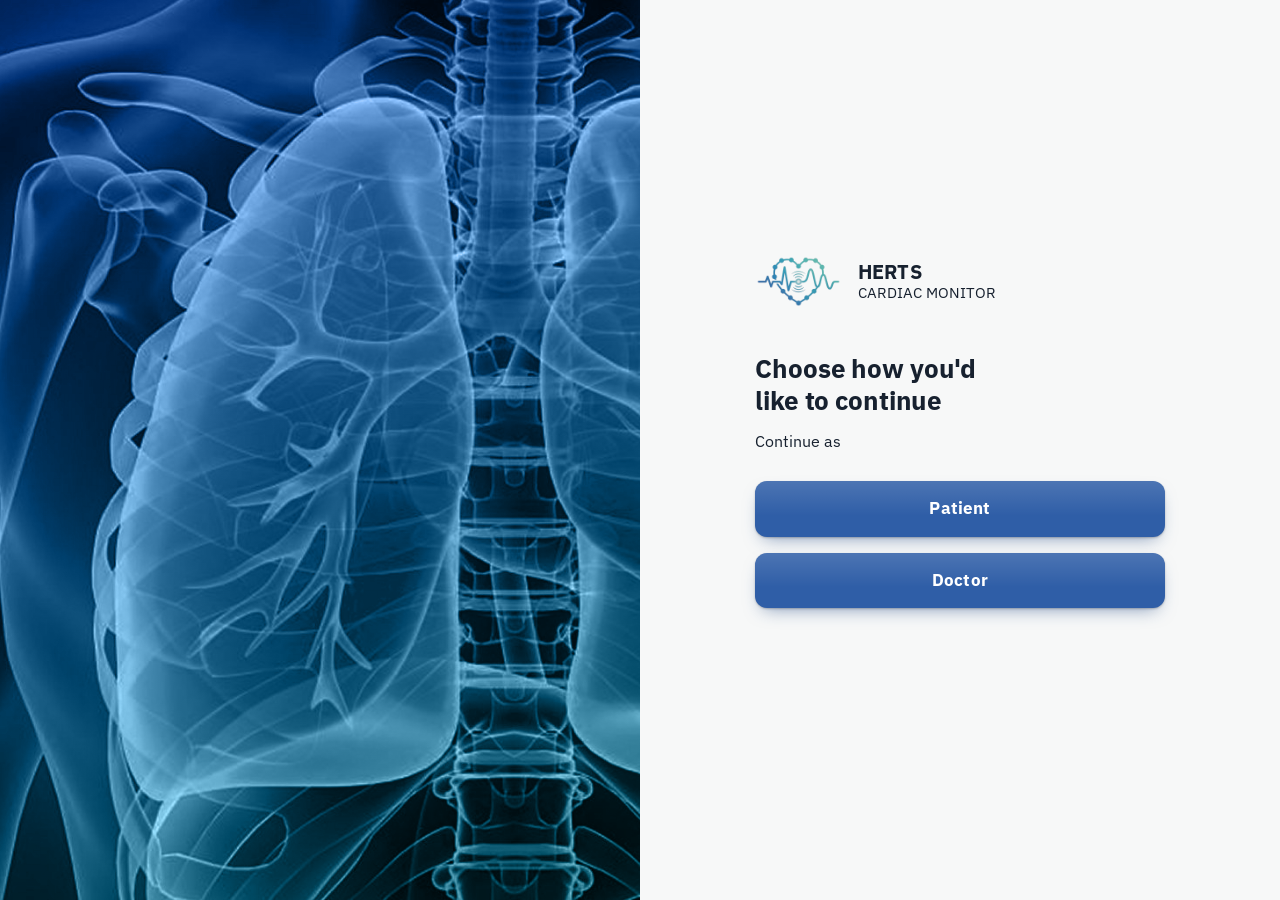
<file: login.html>
<!DOCTYPE html>
<html lang="en">
<head>
<meta charset="utf-8">
<meta name="viewport" content="width=device-width, initial-scale=1">
<title>Choose how you'd like to continue — HERTS</title>
<link rel="preconnect" href="https://fonts.googleapis.com">
<link rel="preconnect" href="https://fonts.gstatic.com" crossorigin>
<link href="https://fonts.googleapis.com/css2?family=IBM+Plex+Sans:wght@400;500;600;700&display=swap" rel="stylesheet">
<style>
:root{
  --brand:#2F5EA7;      /* blue */
  --brand-deep:#234A86; /* hover */
  --ink:#17212F;        /* text: instrument navy */
  --bg:#F7F8F8;
  --white:#FFFFFF;
  --navy:#17212F;

  /* Comfortable, user-centred sizing */
  --fs-heading:clamp(1.375rem,1.2rem + .7vw,1.625rem);  /* 22–26px */
  --fs-sub:1rem;                                        /* 16px */
  --fs-btn:1.0625rem;                                   /* 17px */
  --btn-h:clamp(3.25rem,3rem + .6vw,3.75rem);           /* 52–60px: still above the 44–48px touch minimum */
  --form-w:clamp(20rem,32vw,30rem);                    /* 320–480px: short, scannable line length */
}
*,*::before,*::after{box-sizing:border-box}
html,body{height:100%}
body{margin:0;background:var(--bg);color:var(--ink);font-family:'IBM Plex Sans',system-ui,-apple-system,'Segoe UI',Roboto,sans-serif;font-size:1.0625rem;line-height:1.5;-webkit-text-size-adjust:100%;-webkit-tap-highlight-color:transparent}
h1,p{margin:0}
a{color:inherit}
:focus-visible{outline:3px solid var(--navy);outline-offset:3px;border-radius:12px}

.split{display:grid;grid-template-columns:minmax(0,1fr) minmax(0,1fr);min-height:100vh;min-height:100dvh}

/* Left: illustration */
.visual{position:relative;overflow:hidden;background:var(--navy)}
.visual img{position:absolute;inset:0;width:100%;height:100%;object-fit:cover;object-position:center top}
/* duotone: recolours the (magenta) photo into the brand blues without replacing the image */
.visual::after{content:"";position:absolute;inset:0;background:linear-gradient(160deg,#2F5EA7 0%,#6BBBCE 100%);mix-blend-mode:color;pointer-events:none}

/* Right: role selection */
.panel{display:flex;align-items:center;justify-content:center;padding:clamp(2rem,6vh,4rem) clamp(1.5rem,5vw,4rem)}
.panel-inner{width:100%;max-width:var(--form-w);min-width:0;margin-top:-4vh}   /* optical centre sits slightly above the true centre */
.brand{display:inline-flex;align-items:center;gap:1rem;text-decoration:none;margin-bottom:clamp(2rem,5vh,3rem);border-radius:12px}
.brand img{height:clamp(48px,4vw,58px);width:auto}
.brand b{display:block;font-size:clamp(1.125rem,1.05rem + .3vw,1.25rem);line-height:1.1;font-weight:700;letter-spacing:.01em}
.brand span{display:block;font-size:.9375rem;line-height:1.3}
h1{font-size:var(--fs-heading);line-height:1.25;font-weight:700;letter-spacing:-.005em;text-wrap:balance}
.sub{font-size:var(--fs-sub);margin-top:.75rem}
.roles{display:grid;gap:1rem;margin-top:1.75rem}
.role{display:flex;align-items:center;justify-content:center;min-height:var(--btn-h);padding:.75rem 1.5rem;border-radius:12px;background:var(--brand);background-image:linear-gradient(180deg,rgba(255,255,255,.14),rgba(255,255,255,0) 62%);color:var(--white);text-decoration:none;font-size:var(--fs-btn);font-weight:700;letter-spacing:.01em;box-shadow:0 1px 2px rgba(23,33,47,.25),0 8px 18px -8px rgba(35,74,134,.6);transition:background .15s,transform .1s,box-shadow .15s}
.role:hover{background:var(--brand-deep);background-image:none;box-shadow:0 1px 2px rgba(23,33,47,.25),0 10px 20px -8px rgba(35,74,134,.7)}
.role:active{transform:translateY(1px);box-shadow:0 1px 3px rgba(0,0,0,.25)}

/* Large desktop: keep proportions, don't let the form float in empty space */
@media (min-width:1600px){
  .split{grid-template-columns:minmax(0,55fr) minmax(0,45fr)}
}
/* Tablet landscape / small laptop: give the form more room than the image */
@media (max-width:1100px){
  .split{grid-template-columns:minmax(0,40fr) minmax(0,60fr)}
  .panel-inner{max-width:26rem}
}
/* Tablet portrait & mobile: image becomes a banner, form takes the screen */
@media (max-width:820px){
  .split{grid-template-columns:1fr;grid-template-rows:clamp(160px,26vh,260px) auto}
  .visual img{object-position:center 28%}
  .panel{align-items:flex-start;padding:2rem 1.5rem 3rem}
  .panel-inner{margin-top:0;max-width:30rem;margin-inline:auto}
}
@media (max-width:420px){
  .panel{padding:1.75rem 1.25rem 2.5rem}
  .role{min-height:3.25rem}
}
/* Short screens (landscape phones, small laptops): tighten vertical rhythm so nothing is clipped */
@media (max-height:620px){
  .split{grid-template-rows:none}
  .panel{padding-block:1.25rem;align-items:flex-start}
  .panel-inner{margin-top:0}
  .brand{margin-bottom:1.25rem}
  .roles{margin-top:1.25rem;gap:.75rem}
}
@media (max-height:620px) and (max-width:820px){
  .split{grid-template-columns:34fr 66fr;grid-template-rows:none}
  .visual{display:block}
}
@media (prefers-reduced-motion:reduce){.role{transition:none}}
</style>
  <link rel="stylesheet" href="assets/mobile-responsive.css">
</head>
<body>
<div class="split">

  <div class="visual" aria-hidden="true">
    <img src="assets/lungs.jpg" width="797" height="1024" alt="">
  </div>

  <main class="panel">
    <div class="panel-inner">
      <a class="brand" href="index.html" aria-label="HERTS Cardiac Monitor — back to Home">
        <img src="assets/herts-logo.png" width="132" height="78" alt="">
        <div><b>HERTS</b><span>CARDIAC MONITOR</span></div>
      </a>

      <h1>Choose how you'd like to continue</h1>
      <p class="sub" id="continue-as">Continue as</p>

      <!-- Role selection: navigates to the sign-in pages. No authentication happens on this page. -->
      <nav class="roles" aria-labelledby="continue-as">
        <a class="role" href="patient-signin.html">Patient</a>
        <a class="role" href="doctor-signin.html">Doctor</a>
      </nav>
    </div>
  </main>

</div>
</body>
</html>
</file>
<file: assets/mobile-responsive.css>
/* HERTZ responsive layout layer — preserves page content and desktop styling */
*,*::before,*::after{box-sizing:border-box}
html{max-width:100%;overflow-x:hidden}
body{max-width:100%;overflow-x:hidden}
img,svg,video,canvas,iframe{max-width:100%;height:auto}
button,input,select,textarea{max-width:100%;font:inherit}
table{max-width:100%}
@media (max-width: 760px){
  body{font-size:15px}
  .wrap,.dp,.hist-wrap,.cards,.intro,.page:not(.dr),.pf-wrap,.sd-wrap,.session-wrap{
    max-width:100%;width:auto;margin-left:16px;margin-right:16px
  }
  .site-header .bar,.site-header.dr .bar{
    display:flex;flex-wrap:wrap;align-items:center;gap:8px;
    min-height:58px;padding:8px 14px
  }
  .site-header .brand img,.site-header.dr .brand img{max-width:96px;height:auto;max-height:44px}
  .site-header .brand,.site-header.dr .brand{min-width:0;gap:6px;font-size:18px}
  .site-header .nav,.site-header.dr .nav{
    display:flex;flex:1 1 100%;order:3;gap:8px;justify-content:flex-start;
    flex-wrap:wrap;margin:0;padding:4px 0 2px;min-width:0
  }
  .site-header .nav a,.site-header.dr .nav a{font-size:13px;padding:8px 10px;white-space:normal}
  .site-header .user,.site-header.dr .user{margin-left:auto;min-width:0;max-width:100%;gap:8px}
  .site-header .user span{overflow-wrap:anywhere}
  .site-header .user img,.site-header .user .ini{width:36px;height:36px;flex:0 0 36px}
  .hero,.hero-grid,.why-grid,.offer-grid,.split,.dgrid,.dcol,.pf-grid,.pfgrid,
  .sviz,.viz,.eitp-main,.eitp-foot,.cards,.sd-cards,.cards-2,.cards-3,.foot-grid,.foot,
  .blocks,.steps,.roles,.hist-listhead,.hist-filters,.fields,.pfields{
    grid-template-columns:minmax(0,1fr)!important
  }
  .hero-grid,.why-grid,.offer-grid{gap:24px}
  .hero h1{font-size:clamp(2rem,8vw,2.8rem);line-height:1.08}
  h1{overflow-wrap:anywhere}
  .hero-copy p,.lead,.lede{font-size:15px}
  .hero-visual figure{margin:0}
  .hero-visual img,.why-img img{width:100%;height:auto;object-fit:contain}
  .btns{display:flex;flex-wrap:wrap;gap:10px}
  .btns .btn,.actions .btn{width:100%;justify-content:center}
  .page.dr{padding:24px 0 40px}
  .dp h1{font-size:24px}
  .titlebar,.head,.scard .sh,.hist-listhead,.pf-intro,.intro-inner{
    align-items:flex-start;gap:12px;flex-wrap:wrap
  }
  .stats{grid-template-columns:repeat(2,minmax(0,1fr))!important;gap:16px}
  .stats>div{min-width:0}
  .stats .n{font-size:22px}
  .dcard,.card,.pcard,.scard,.fcard,.form-panel,.panel,.eitp,.box{
    min-width:0;max-width:100%;padding:16px
  }
  .dp,.dcol,.dgrid,.dcard,.pcard,.pf-col,.card,.box,.eitp{min-width:0}
  .dp table,.dcard table,.card table,.pcard table{display:block;width:100%;overflow-x:auto}
  .active-box,.infof,.rows,.prow,.pfields,.fields{min-width:0}
  .active-box dd,.infof dd,.rows dd,.prow dd,.fields dd,.id,.sid,.mail{overflow-wrap:anywhere}
  .hist-wrap{margin-left:16px;margin-right:16px}
  .hist-intro h1,.sd-title h1{font-size:22px}
  .sessions{gap:14px}
  .scard{padding:14px}
  .scard .sh{display:flex;flex-direction:column}
  .scard .sh>*{max-width:100%}
  .fcard{padding:14px}
  .fields{gap:16px}
  .site-footer{padding:26px 16px 32px}
  .foot-logo{gap:12px;align-items:flex-start}
  .foot-logo img{max-width:70px;height:auto}
  .foot-brand{grid-column:auto}
  .eitp-img{width:100%;max-width:100%;aspect-ratio:1/1;max-height:none}
  .eitp-plot,.eitp-chart,.ecgbox,.ecg-strip{max-width:100%;min-width:0;overflow:hidden}
  .eitp-charts{grid-template-columns:minmax(0,1fr)!important}
  .crumbs{overflow-wrap:anywhere}
  .actions{display:flex;flex-wrap:wrap;gap:10px}
  .actions>*{max-width:100%}
  .form-inner{padding:22px 18px}
  .form-panel{width:100%;max-width:100%}
  .intro{padding-left:0!important;padding-right:0!important}
  .intro-info{min-width:0}
  .site-footer .foot-col{min-width:0}
}
@media (max-width: 420px){
  .wrap,.dp,.hist-wrap,.cards,.intro,.page:not(.dr),.pf-wrap,.sd-wrap,.session-wrap{margin-left:12px;margin-right:12px}
  .site-header .bar,.site-header.dr .bar{padding-left:12px;padding-right:12px}
  .site-header .brand img,.site-header.dr .brand img{max-width:78px}
  .site-header .brand{font-size:16px}
  .stats{grid-template-columns:minmax(0,1fr)!important}
  .dcard,.card,.pcard,.scard,.fcard,.form-panel,.panel,.eitp,.box{padding:13px}
  .hero h1{font-size:clamp(1.8rem,9vw,2.3rem)}
  .nav a{font-size:12px}
}


/* Fix: homepage mobile navigation must stay collapsed until the hamburger is tapped.
   This overrides the generic responsive rule above, which accidentally forced it open. */
@media (max-width: 760px){
  .site-header:not(.dr) .nav{
    display:none; position:absolute; left:0; right:0; top:100%;
    flex:initial; order:initial; flex-direction:column; align-items:stretch;
    flex-wrap:nowrap; gap:.25rem; margin:0; padding:.5rem 12px 1rem;
    background:#17212F; box-shadow:0 6px 8px rgba(0,0,0,.25); z-index:20;
  }
  .site-header:not(.dr) .nav.open{display:flex}
  .site-header:not(.dr) .bar{position:relative; flex-wrap:nowrap}
  .site-header:not(.dr) .nav a{display:flex; width:100%; min-height:44px; justify-content:flex-start; border-radius:8px}
}
</file>
